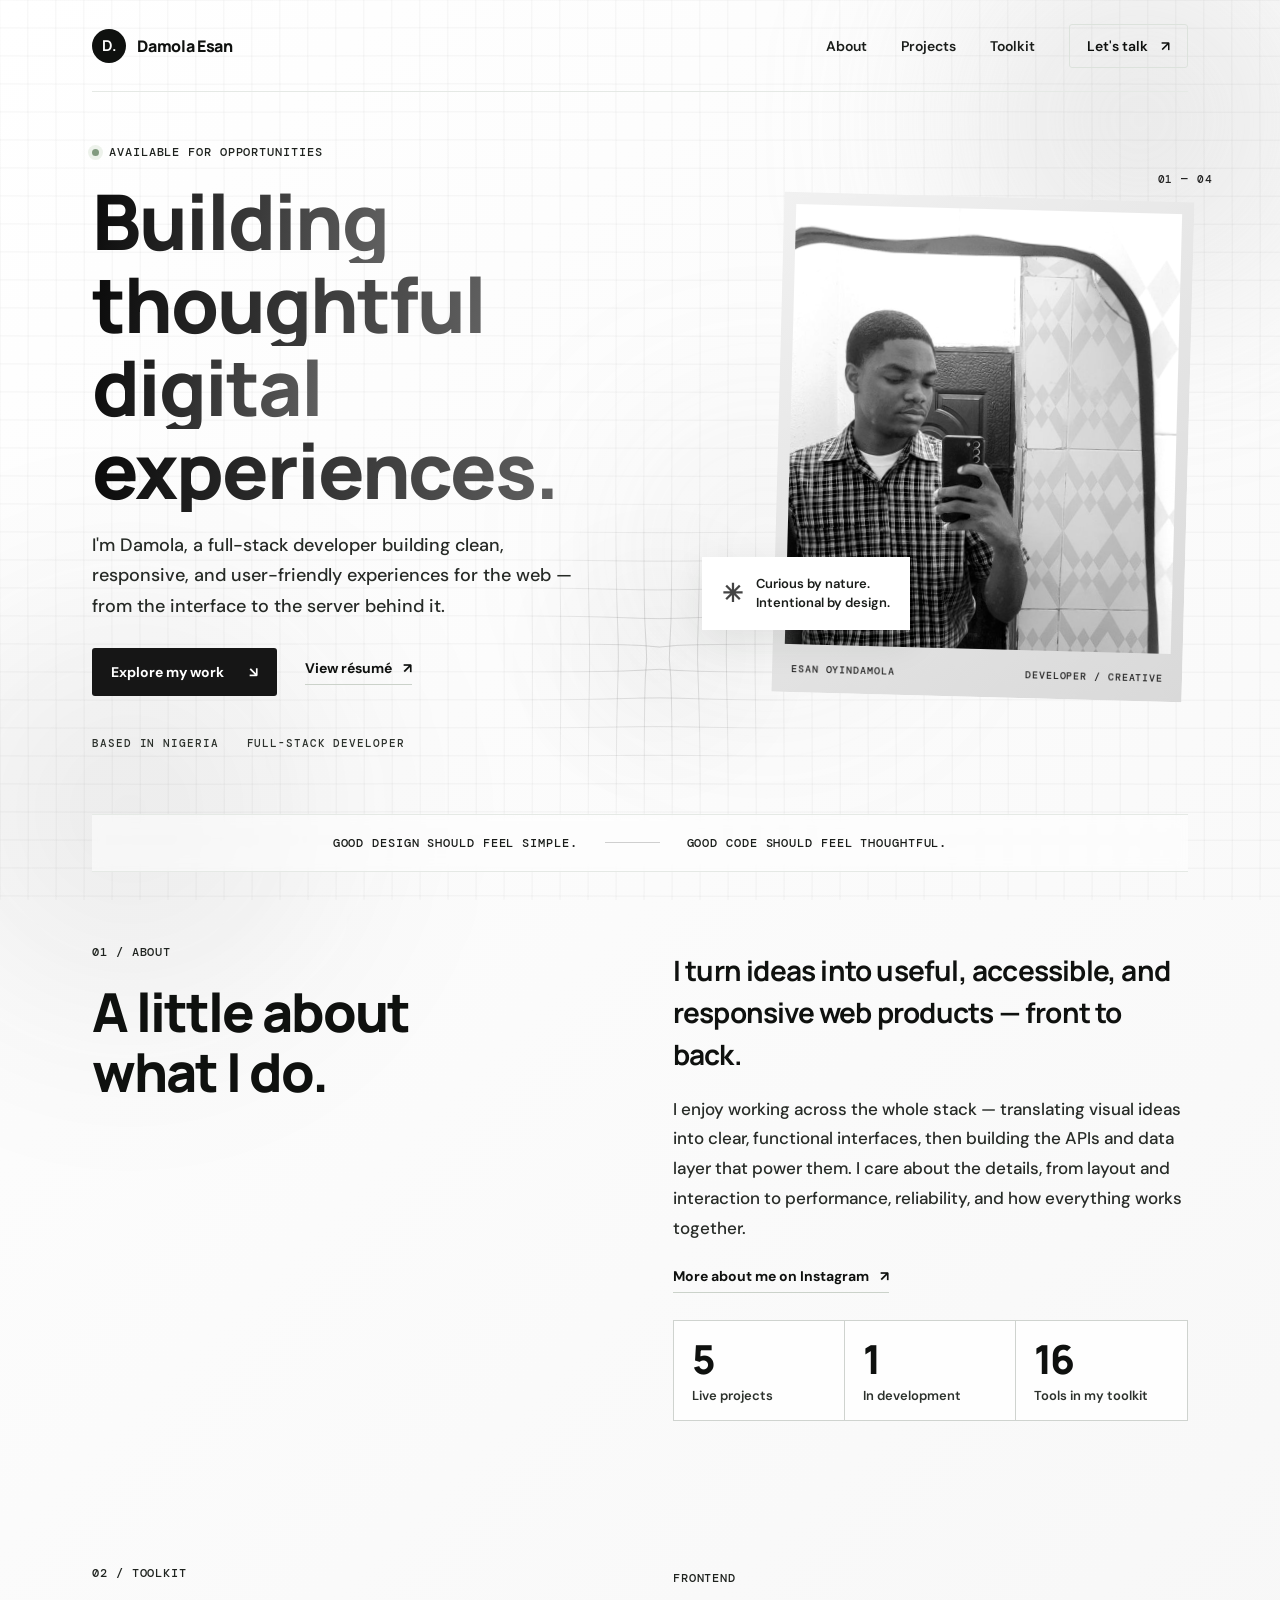
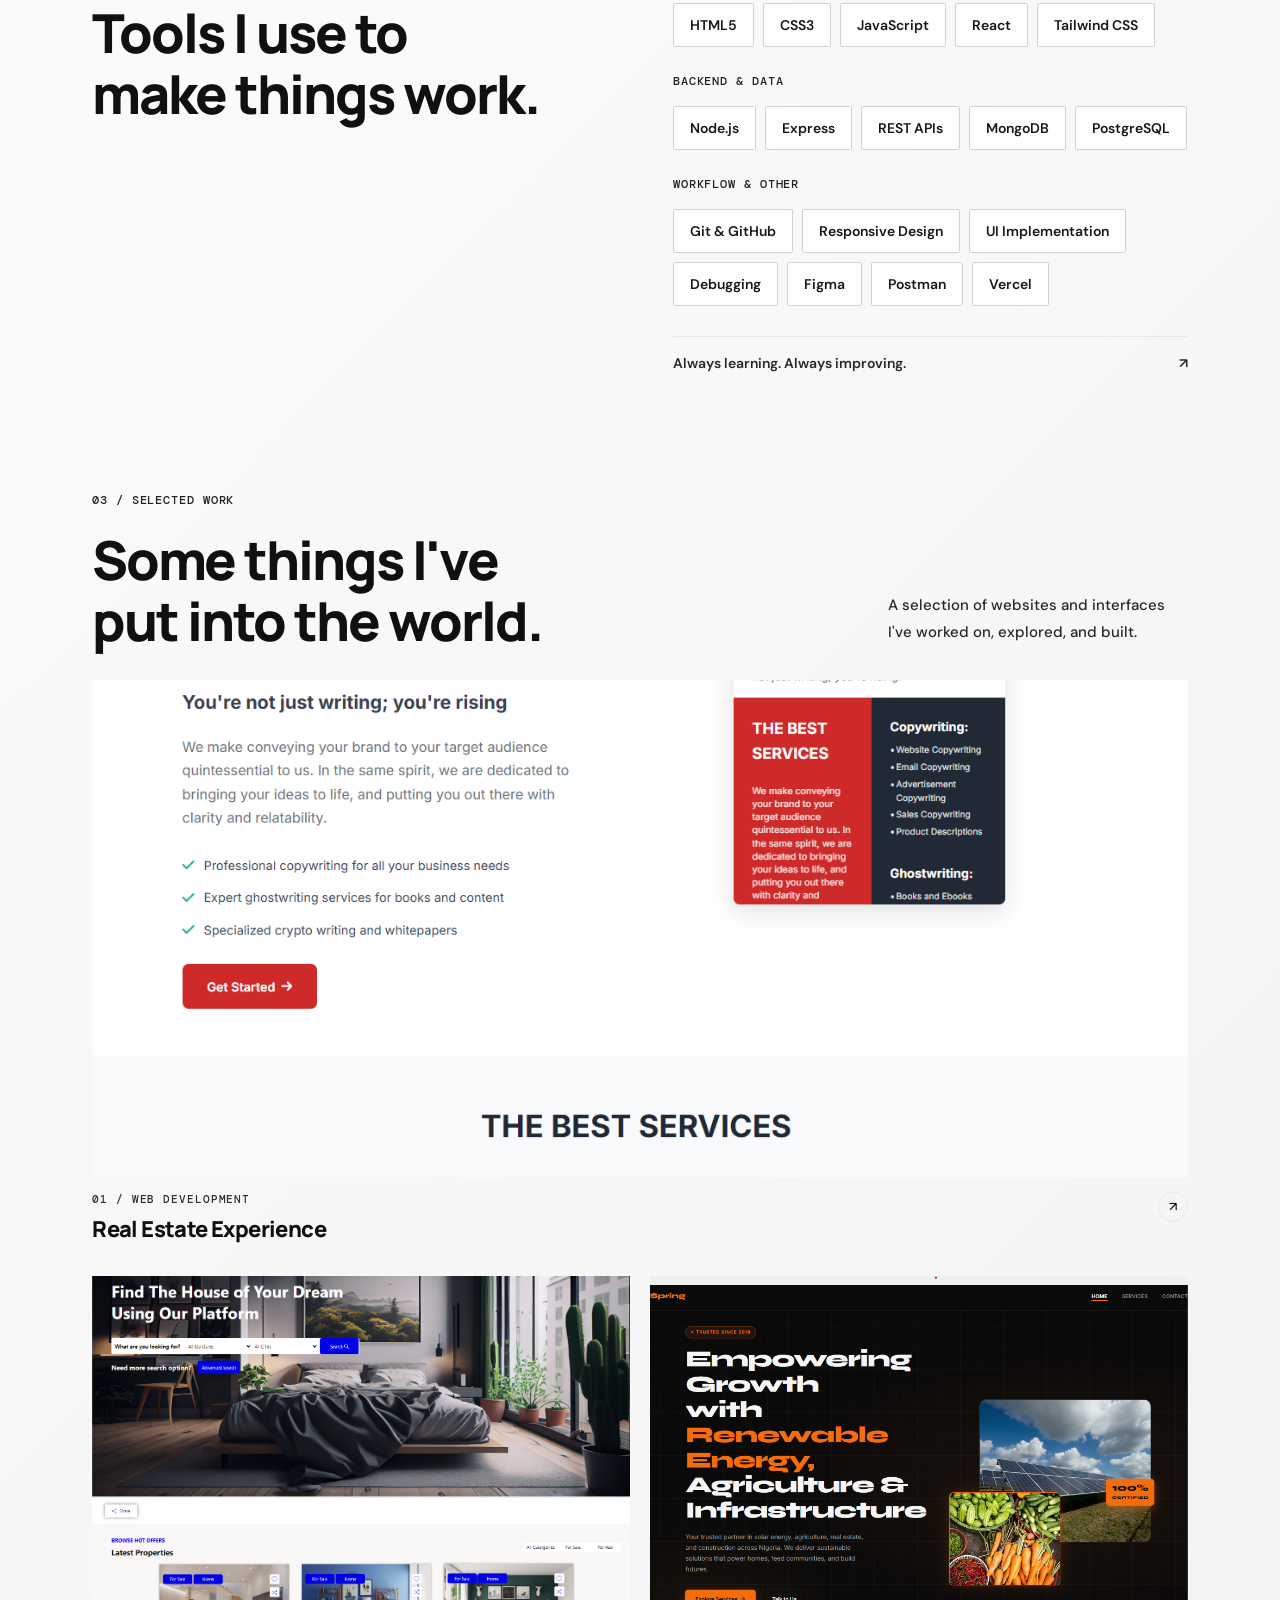
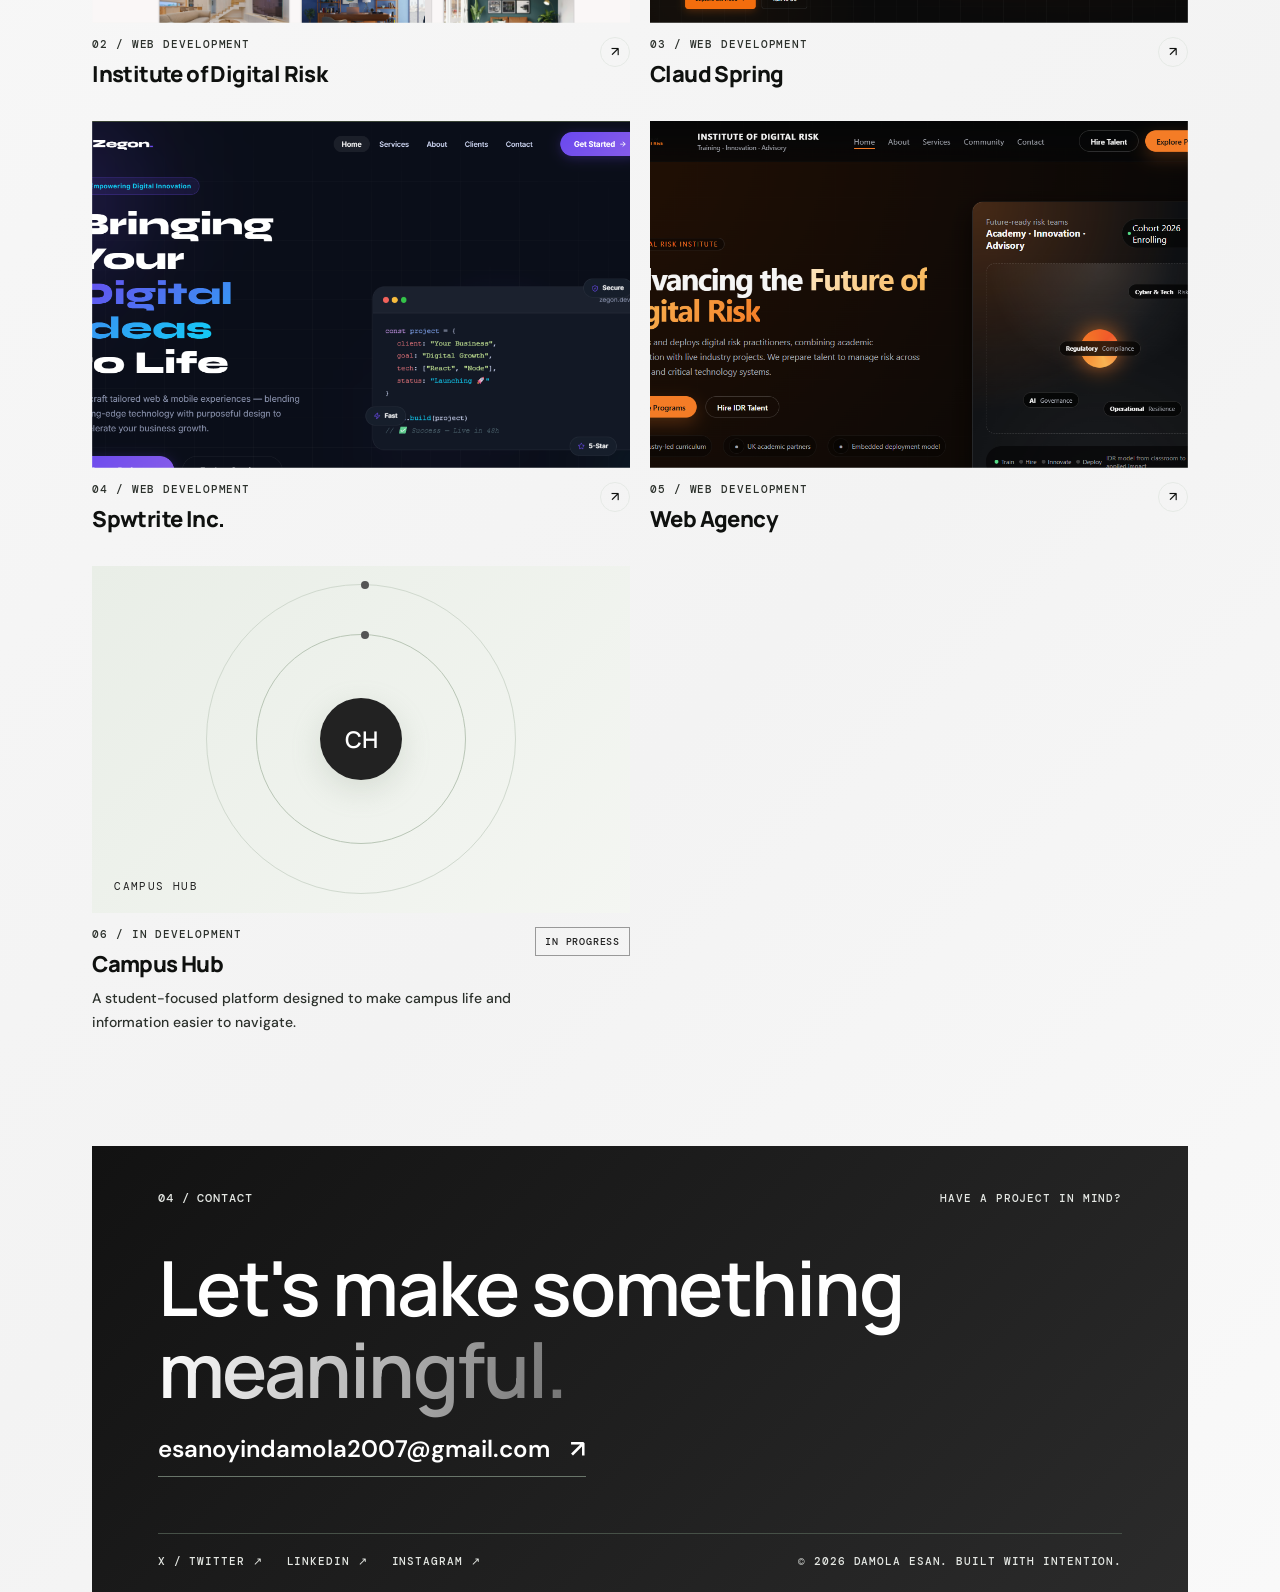
<file: index.html>
<!DOCTYPE html>
<html lang="en">
<head>
  <meta charset="UTF-8" />
  <meta name="viewport" content="width=device-width, initial-scale=1.0" />
  <meta name="description" content="Damola Esan — Full-Stack Developer building thoughtful, responsive web experiences from interface to backend." />
  <title>Damola Esan — Full-Stack Developer</title>
  <link rel="preconnect" href="https://fonts.googleapis.com">
  <link rel="preconnect" href="https://fonts.gstatic.com" crossorigin>
  <link href="https://fonts.googleapis.com/css2?family=DM+Mono:wght@400;500&family=DM+Sans:wght@400;500;600;700&family=Manrope:wght@400;500;600;700;800&display=swap" rel="stylesheet">
  <link rel="stylesheet" href="style.css" />
</head>
<body>
  <div class="scroll-progress"></div>
  <div class="bg-blob blob-a"></div><div class="bg-blob blob-b"></div><div class="bg-blob blob-c"></div>
  <canvas id="grid-canvas" aria-hidden="true"></canvas>
  <div class="cursor-glow" aria-hidden="true"></div>
  <div class="page-shell">
    <header class="site-header">
      <a class="brand" href="#home" aria-label="Damola Esan home"><span class="brand-mark">D.</span><span>Damola Esan</span></a>
      <button class="menu-toggle" aria-label="Toggle navigation" aria-expanded="false"><span></span><span></span></button>
      <nav class="nav-links" aria-label="Main navigation">
        <a href="#about">About</a><a href="#work">Projects</a><a href="#toolkit">Toolkit</a><a href="#contact" class="nav-contact">Let's talk <span>↗</span></a>
      </nav>
    </header>

    <main>
      <section class="hero section" id="home">
        <div class="hero-copy">
          <p class="eyebrow"><span class="status-dot"></span> AVAILABLE FOR OPPORTUNITIES</p>
          <h1>Building thoughtful<br><span>digital experiences.</span></h1>
          <p class="hero-intro">I'm Damola, a full-stack developer building clean, responsive, and user-friendly experiences for the web — from the interface to the server behind it.</p>
          <div class="hero-actions">
            <a class="button button-dark" href="#work">Explore my work <span>↘</span></a>
            <a class="text-link" href="https://drive.google.com/file/d/15FwNfSYb_VCjnUqHUE1DpL2bQEZpuLX1/view?usp=drivesdk" target="_blank" rel="noreferrer">View résumé <span>↗</span></a>
          </div>
          <div class="hero-meta"><span>BASED IN NIGERIA</span><span>FULL-STACK DEVELOPER</span></div>
        </div>
        <div class="hero-visual">
          <div class="portrait-frame">
            <img src="assests/portrait.jpg" alt="Portrait of Damola Esan" />
            <div class="portrait-caption"><span>ESAN OYINDAMOLA</span><span>DEVELOPER / CREATIVE</span></div>
          </div>
          <div class="floating-note"><span class="note-symbol">✳</span><span>Curious by nature.<br>Intentional by design.</span></div>
          <div class="visual-index">01 — 04</div>
        </div>
      </section>

      <section class="intro-strip">
        <p>GOOD DESIGN SHOULD FEEL SIMPLE.</p><span class="strip-line"></span><p>GOOD CODE SHOULD FEEL THOUGHTFUL.</p>
      </section>

      <section class="section about-section" id="about">
        <div class="section-heading"><p class="eyebrow">01 / ABOUT</p><h2>A little about<br>what I do.</h2></div>
        <div class="about-content">
          <p class="about-lead">I turn ideas into useful, accessible, and responsive web products — front to back.</p>
          <p class="body-copy">I enjoy working across the whole stack — translating visual ideas into clear, functional interfaces, then building the APIs and data layer that power them. I care about the details, from layout and interaction to performance, reliability, and how everything works together.</p>
          <a class="text-link" href="https://www.instagram.com/0yin.damola/" target="_blank" rel="noreferrer">More about me on Instagram <span>↗</span></a>
          <div class="stat-row">
            <div class="stat"><strong data-count="5">5</strong><span>Live projects</span></div>
            <div class="stat"><strong data-count="1">1</strong><span>In development</span></div>
            <div class="stat"><strong data-count="16">16</strong><span>Tools in my toolkit</span></div>
          </div>
        </div>
      </section>

      <section class="section toolkit-section" id="toolkit">
        <div class="section-heading"><p class="eyebrow">02 / TOOLKIT</p><h2>Tools I use to<br>make things work.</h2></div>
        <div class="toolkit-content">
          <div class="tool-group"><p class="tool-label">FRONTEND</p><div class="tag-list"><span>HTML5</span><span>CSS3</span><span>JavaScript</span><span>React</span><span>Tailwind CSS</span></div></div>
          <div class="tool-group"><p class="tool-label">BACKEND & DATA</p><div class="tag-list"><span>Node.js</span><span>Express</span><span>REST APIs</span><span>MongoDB</span><span>PostgreSQL</span></div></div>
          <div class="tool-group"><p class="tool-label">WORKFLOW & OTHER</p><div class="tag-list"><span>Git & GitHub</span><span>Responsive Design</span><span>UI Implementation</span><span>Debugging</span><span>Figma</span><span>Postman</span><span>Vercel</span></div></div>
          <div class="tool-note">Always learning. Always improving.<span>↗</span></div>
        </div>
      </section>

      <section class="section work-section" id="work">
        <div class="work-heading"><div><p class="eyebrow">03 / SELECTED WORK</p><h2>Some things I've<br>put into the world.</h2></div><p class="work-subtitle">A selection of websites and interfaces I've worked on, explored, and built.</p></div>
        <div class="project-grid">
          <article class="project-card project-large">
            <a class="project-image" href="https://realestate-lac-delta.vercel.app/" target="_blank" rel="noreferrer"><img src="assests/projec1.png" alt="Real estate website project preview"><span class="image-arrow">↗</span></a>
            <div class="project-info"><div><p class="project-type">01 / WEB DEVELOPMENT</p><h3>Real Estate Experience</h3></div><a href="https://realestate-lac-delta.vercel.app/" target="_blank" rel="noreferrer" aria-label="Open Real Estate Experience">↗</a></div>
          </article>
          <article class="project-card">
            <a class="project-image" href="https://idr-site-three.vercel.app/" target="_blank" rel="noreferrer"><img src="assests/projecr2.png" alt="Institute of Digital Risk website preview"><span class="image-arrow">↗</span></a>
            <div class="project-info"><div><p class="project-type">02 / WEB DEVELOPMENT</p><h3>Institute of Digital Risk</h3></div><a href="https://idr-site-three.vercel.app/" target="_blank" rel="noreferrer" aria-label="Open Institute of Digital Risk">↗</a></div>
          </article>
          <article class="project-card">
            <a class="project-image" href="https://claud-spring.vercel.app/" target="_blank" rel="noreferrer"><img src="assests/project3.png" alt="Claud Spring website preview"><span class="image-arrow">↗</span></a>
            <div class="project-info"><div><p class="project-type">03 / WEB DEVELOPMENT</p><h3>Claud Spring</h3></div><a href="https://claud-spring.vercel.app/" target="_blank" rel="noreferrer" aria-label="Open Claud Spring">↗</a></div>
          </article>
          <article class="project-card">
            <a class="project-image" href="https://spwtrite-inc-fq8q.vercel.app/" target="_blank" rel="noreferrer"><img src="assests/project4.png" alt="Spwtrite Inc website preview"><span class="image-arrow">↗</span></a>
            <div class="project-info"><div><p class="project-type">04 / WEB DEVELOPMENT</p><h3>Spwtrite Inc.</h3></div><a href="https://spwtrite-inc-fq8q.vercel.app/" target="_blank" rel="noreferrer" aria-label="Open Spwtrite Inc.">↗</a></div>
          </article>
          <article class="project-card">
            <a class="project-image" href="https://web-agency-dev.vercel.app/" target="_blank" rel="noreferrer"><img src="assests/project5.png" alt="Web agency website preview"><span class="image-arrow">↗</span></a>
            <div class="project-info"><div><p class="project-type">05 / WEB DEVELOPMENT</p><h3>Web Agency</h3></div><a href="https://web-agency-dev.vercel.app/" target="_blank" rel="noreferrer" aria-label="Open Web Agency">↗</a></div>
          </article>
          <article class="project-card campus-card">
            <div class="campus-art"><span class="campus-orbit orbit-one"></span><span class="campus-orbit orbit-two"></span><span class="campus-center">CH</span><span class="campus-label">CAMPUS HUB</span></div>
            <div class="project-info"><div><p class="project-type">06 / IN DEVELOPMENT</p><h3>Campus Hub</h3><p class="project-description">A student-focused platform designed to make campus life and information easier to navigate.</p></div><span class="status-pill">IN PROGRESS</span></div>
          </article>
        </div>
      </section>

      <section class="contact-section" id="contact">
        <div class="contact-top"><p class="eyebrow">04 / CONTACT</p><span>HAVE A PROJECT IN MIND?</span></div>
        <h2>Let's make something<br><span>meaningful.</span></h2>
        <a class="contact-email" href="mailto:esanoyindamola2007@gmail.com">esanoyindamola2007@gmail.com <span>↗</span></a>
        <div class="contact-bottom"><div class="social-links"><a href="https://x.com/OyinDamola_A_" target="_blank" rel="noreferrer">X / TWITTER ↗</a><a href="https://www.linkedin.com/in/esan-oyindamola-5189a22b6" target="_blank" rel="noreferrer">LINKEDIN ↗</a><a href="https://www.instagram.com/0yin.damola" target="_blank" rel="noreferrer">INSTAGRAM ↗</a></div><p>© <span id="year"></span> DAMOLA ESAN. BUILT WITH INTENTION.</p></div>
      </section>
    </main>
  </div>
  <script src="script.js"></script>
</body>
</html>
</file>
<file: style.css>
@import url('https://fonts.googleapis.com/css2?family=DM+Mono:wght@400;500&family=DM+Sans:wght@400;500;600;700&family=Manrope:wght@400;500;600;700;800&display=swap');

:root{--ink:#202522;--muted:#737b75;--line:#e5e9e5;--sage:#a8b6a5;--sage-dark:#687968;--paper:#fbfcfa;--white:#fff;--mono:"DM Mono",monospace;--body:"DM Sans",sans-serif;--heading:"Manrope",sans-serif}
*{box-sizing:border-box;margin:0;padding:0}
html{scroll-behavior:smooth}
body{font-family:var(--body);color:var(--ink);background:radial-gradient(ellipse at 80% 0%,rgba(225,232,222,.34),transparent 34%),linear-gradient(180deg,#fff 0%,#fbfcfa 46%,#fff 100%);-webkit-font-smoothing:antialiased}
a{color:inherit;text-decoration:none}
.page-shell{max-width:1440px;margin:auto;padding:0 7.2%}
.site-header{height:92px;display:flex;align-items:center;justify-content:space-between;border-bottom:1px solid var(--line)}
.brand{display:flex;align-items:center;gap:11px;font:700 14px var(--heading);letter-spacing:-.3px}
.brand-mark{display:grid;place-items:center;width:34px;height:34px;background:var(--ink);color:white;border-radius:50%;font:700 15px var(--heading)}
.nav-links{display:flex;align-items:center;gap:38px;font-size:12px;color:#626a64}
.nav-links a{transition:color .2s}.nav-links a:hover,.text-link:hover{color:var(--sage-dark)}
.nav-contact{padding:12px 17px;border:1px solid #dce2dc;border-radius:3px;color:var(--ink)!important}.nav-contact span{margin-left:10px}
.menu-toggle{display:none;background:none;border:0}
.section{padding:120px 0}
.hero{min-height:650px;display:grid;grid-template-columns:1.12fr .88fr;align-items:center;gap:8%;padding-top:88px;padding-bottom:100px}
.eyebrow,.hero-meta,.portrait-caption,.visual-index,.intro-strip,.tool-label,.project-type,.contact-top>span,.contact-bottom,.social-links{font:10px var(--mono);letter-spacing:1.15px}
.eyebrow{color:var(--muted);display:flex;align-items:center;gap:10px}
.status-dot{width:7px;height:7px;background:#829b80;border-radius:50%;box-shadow:0 0 0 4px #edf2eb}
h1,h2,h3{font-family:var(--heading);letter-spacing:-2.5px}
h1{font-size:clamp(46px,6vw,78px);line-height:1.08;font-weight:600;margin:27px 0 23px}
h1 span,h2 span{color:#8b9b88}
.hero-intro{max-width:440px;color:#707872;font-size:15px;line-height:1.85}
.hero-actions{display:flex;align-items:center;gap:28px;margin-top:34px}
.button{display:inline-flex;align-items:center;gap:25px;padding:15px 19px;font-size:12px;font-weight:600;border-radius:3px}
.button-dark{background:var(--ink);color:#fff;transition:background .2s,transform .2s}.button-dark:hover{background:#4d5a4d;transform:translateY(-2px)}
.text-link{font-size:12px;font-weight:600;border-bottom:1px solid #cbd2ca;padding-bottom:7px;transition:color .2s}.text-link span{margin-left:8px}
.hero-meta{display:flex;gap:28px;margin-top:72px;color:#929a93;font-size:9px}
.hero-visual{position:relative;max-width:410px;width:100%;justify-self:end}
.portrait-frame{position:relative;background:#e9ede7;padding:12px 12px 48px;transform:rotate(1.5deg);box-shadow:0 25px 70px rgba(38,49,39,.09)}
.portrait-frame img{width:100%;height:420px;display:block;object-fit:cover;object-position:center 35%;filter:saturate(.82)}
.portrait-caption{position:absolute;bottom:17px;left:19px;right:19px;display:flex;justify-content:space-between;font-size:8px;color:#69736a;letter-spacing:.7px}
.floating-note{position:absolute;left:-76px;bottom:67px;background:#fff;padding:17px 20px;display:flex;align-items:center;gap:13px;box-shadow:0 12px 38px rgba(30,40,31,.09);font-size:11px;line-height:1.5;color:#626b63}
.note-symbol{font-size:25px;color:#8c9c88}.visual-index{position:absolute;right:-25px;top:-25px;color:#8b948b}
.intro-strip{display:flex;align-items:center;justify-content:center;gap:27px;padding:24px 0;border-top:1px solid var(--line);border-bottom:1px solid var(--line);color:#818a82;font-size:9px}
.strip-line{width:55px;height:1px;background:#cbd4c9}
.about-section,.toolkit-section{display:grid;grid-template-columns:1fr 1fr;gap:10%}
.section-heading h2,.work-heading h2{font-size:clamp(36px,4.2vw,54px);line-height:1.13;font-weight:600;margin-top:22px}
.about-lead{font:500 25px/1.5 var(--heading);letter-spacing:-.8px;max-width:500px;margin:5px 0 20px}
.body-copy{font-size:14px;line-height:1.9;color:#737b75;max-width:520px;margin-bottom:27px}
.toolkit-content{padding-top:5px}.tool-group+.tool-group{margin-top:36px}.tool-label{color:#8a938b;font-size:9px;margin-bottom:17px}
.tag-list{display:flex;flex-wrap:wrap;gap:9px}.tag-list span{padding:11px 14px;border:1px solid #e1e6e0;border-radius:2px;background:rgba(255,255,255,.65);font-size:12px;color:#515b53}
.tool-note{margin-top:42px;padding-top:17px;border-top:1px solid var(--line);display:flex;justify-content:space-between;color:#899188;font-size:12px}
.work-section{padding-top:55px}.work-heading{display:flex;justify-content:space-between;align-items:end;margin-bottom:46px}.work-subtitle{max-width:260px;color:#7b837c;font-size:13px;line-height:1.8;padding-bottom:6px}
.project-grid{display:grid;grid-template-columns:1fr 1fr;gap:48px 24px}
.project-card{min-width:0}.project-large{grid-column:span 2}.project-image{display:block;position:relative;overflow:hidden;background:#edf0ec;aspect-ratio:1.55}
.project-large .project-image{aspect-ratio:2.2}
.project-image img{display:block;width:100%;height:100%;object-fit:cover;transition:transform .55s cubic-bezier(.2,.7,.2,1);filter:saturate(.9)}
.project-image:hover img{transform:scale(1.035)}
.image-arrow{position:absolute;right:16px;top:16px;width:34px;height:34px;border-radius:50%;background:#fff;display:grid;place-items:center;font-size:15px;opacity:0;transform:translateY(5px);transition:.25s}
.project-image:hover .image-arrow{opacity:1;transform:translateY(0)}
.project-info{display:flex;justify-content:space-between;align-items:flex-start;padding-top:17px}
.project-type{color:#89928a;font-size:8px;letter-spacing:1px;margin-bottom:8px}
.project-info h3{font-size:19px;letter-spacing:-.6px;font-weight:600}
.project-info>a{width:30px;height:30px;border:1px solid var(--line);border-radius:50%;display:grid;place-items:center;font-size:13px;transition:.2s}
.project-info>a:hover{background:var(--ink);color:#fff}
.project-description{font-size:12px;line-height:1.7;color:#7b837c;max-width:380px;margin-top:8px}
.campus-art{height:auto;aspect-ratio:1.55;background:linear-gradient(135deg,#e9eee7,#f4f6f2);position:relative;overflow:hidden;display:grid;place-items:center}
.campus-center{width:82px;height:82px;border-radius:50%;background:#71836f;color:white;display:grid;place-items:center;font:600 23px var(--heading);z-index:1;box-shadow:0 10px 30px #8a9a873d}
.campus-orbit{position:absolute;border:1px solid #b9c6b6;border-radius:50%;width:210px;height:210px}.orbit-two{width:310px;height:310px;border-color:#d0d9ce}
.campus-label{position:absolute;bottom:20px;left:22px;font:9px var(--mono);letter-spacing:1.4px;color:#778575}
.status-pill{font:8px var(--mono);letter-spacing:.8px;padding:7px 9px;border:1px solid #d6e0d3;color:#71836f;white-space:nowrap}
.contact-section{margin:60px 0 0;background:#202722;color:#fff;padding:55px 6% 28px}
.contact-top{display:flex;justify-content:space-between;align-items:center;color:#aab4a9}.contact-top .eyebrow{color:#aab4a9}.contact-top>span{font-size:9px}
.contact-section h2{font-size:clamp(42px,6vw,76px);line-height:1.08;font-weight:600;margin:70px 0 28px}
.contact-section h2 span{color:#a8b6a5}
.contact-email{display:inline-flex;gap:20px;align-items:center;font-size:clamp(14px,2vw,20px);padding-bottom:12px;border-bottom:1px solid #69756a}
.contact-bottom{margin-top:105px;padding-top:20px;border-top:1px solid #465047;display:flex;justify-content:space-between;align-items:center;color:#aab4a9;font-size:8px}
.social-links{display:flex;gap:24px;font-size:8px}.social-links a:hover{color:#fff}
.reveal{opacity:0;transform:translateY(18px);transition:opacity .7s ease,transform .7s ease}.reveal.visible{opacity:1;transform:translateY(0)}
@media(max-width:800px){.page-shell{padding:0 5%}.site-header{height:76px}.nav-links{gap:20px}.hero{gap:5%;min-height:570px}.portrait-frame img{height:350px}.floating-note{left:-45px}.section{padding:90px 0}.project-grid{gap:38px 18px}.contact-section{margin-top:35px}}
@media(max-width:620px){.site-header{position:relative}.menu-toggle{display:flex;flex-direction:column;gap:5px;padding:10px}.menu-toggle span{display:block;width:22px;height:1.5px;background:var(--ink)}.nav-links{display:none;position:absolute;z-index:5;top:75px;left:0;right:0;background:#fff;border:1px solid var(--line);padding:20px;flex-direction:column;align-items:stretch;gap:18px;box-shadow:0 15px 30px #20252212}.nav-links.open{display:flex}.nav-contact{text-align:center}
.hero{grid-template-columns:1fr;padding-top:65px;gap:55px}.hero h1{font-size:clamp(44px,12vw,62px)}.hero-meta{margin-top:45px;gap:17px;font-size:8px}.hero-visual{width:82%;justify-self:center;margin-right:12px}.portrait-frame img{height:390px}.floating-note{left:-45px;bottom:60px;padding:13px}.visual-index{right:-20px}
.intro-strip{gap:12px;font-size:7px;letter-spacing:.6px}.strip-line{width:22px}.section{padding:75px 0}.about-section,.toolkit-section{grid-template-columns:1fr;gap:35px}.section-heading h2,.work-heading h2{font-size:42px}.about-lead{font-size:22px}.work-heading{display:block}.work-subtitle{margin-top:18px}.project-grid{grid-template-columns:1fr;gap:34px}.project-large{grid-column:auto}.project-large .project-image,.project-image{aspect-ratio:1.45}.project-info h3{font-size:17px}.contact-section{padding:38px 6% 23px}.contact-section h2{margin:58px 0 24px;font-size:46px}.contact-bottom{margin-top:75px;align-items:flex-start;gap:25px;flex-direction:column}.social-links{gap:17px;flex-wrap:wrap}.contact-top>span{font-size:7px}}
@media(prefers-reduced-motion:reduce){html{scroll-behavior:auto}*,*::before,*::after{transition:none!important}.reveal{opacity:1;transform:none}}

/* ===== Monochrome gradient background + interactive grid ===== */
body{background:linear-gradient(135deg,#fff 0%,#f3f3f3 38%,#ffffff 62%,#ececec 100%);background-size:200% 200%;animation:bgShift 18s ease-in-out infinite;min-height:100vh}
@keyframes bgShift{0%,100%{background-position:0% 0%}50%{background-position:100% 100%}}
#grid-canvas{position:fixed;inset:0;width:100%;height:100%;z-index:0;pointer-events:none}
.bg-blob{position:fixed;z-index:0;border-radius:50%;filter:blur(90px);pointer-events:none;opacity:.55}
.blob-a{width:520px;height:520px;top:-140px;right:-120px;background:radial-gradient(circle,#c9c9c9,transparent 68%);animation:drift1 22s ease-in-out infinite}
.blob-b{width:620px;height:620px;bottom:-220px;left:-180px;background:radial-gradient(circle,#2a2a2a33,transparent 68%);animation:drift2 26s ease-in-out infinite}
.blob-c{width:380px;height:380px;top:40%;left:45%;background:radial-gradient(circle,#b5b5b555,transparent 70%);animation:drift3 30s ease-in-out infinite}
@keyframes drift1{50%{transform:translate(-160px,200px) scale(1.2)}}
@keyframes drift2{50%{transform:translate(220px,-140px) scale(1.15)}}
@keyframes drift3{33%{transform:translate(-200px,120px)}66%{transform:translate(160px,-160px) scale(1.25)}}
.page-shell,.contact-section{position:relative;z-index:1}
.cursor-glow{position:fixed;left:0;top:0;width:340px;height:340px;margin:-170px 0 0 -170px;border-radius:50%;background:radial-gradient(circle,rgba(30,30,30,.03),transparent 65%);pointer-events:none;z-index:0;will-change:transform}
.scroll-progress{position:fixed;top:0;left:0;height:3px;width:100%;transform-origin:left;transform:scaleX(0);background:linear-gradient(90deg,#111,#888,#111);z-index:50}

/* ===== Hero load-in ===== */
.w{display:inline-block;overflow:hidden;vertical-align:top;padding-bottom:.12em;margin-bottom:-.12em}
.wi{display:inline-block;transform:translateY(115%) rotate(4deg);animation:rise 1s cubic-bezier(.2,.8,.2,1) forwards;animation-delay:calc(var(--i)*.09s + .15s)}
@keyframes rise{to{transform:none}}
h1 span .wi,.section-heading h2 span,.contact-section h2 span{background:linear-gradient(100deg,#1b1b1b 0%,#9d9d9d 35%,#1b1b1b 70%,#9d9d9d 100%);background-size:250% 100%;-webkit-background-clip:text;background-clip:text;-webkit-text-fill-color:transparent;color:transparent;animation:rise 1s cubic-bezier(.2,.8,.2,1) forwards,shimmer 5s linear infinite;animation-delay:calc(var(--i)*.09s + .15s),0s}
.contact-section h2 span{background-image:linear-gradient(100deg,#fff 0%,#777 40%,#fff 80%);animation:shimmer 5s linear infinite}
@keyframes shimmer{to{background-position:-250% 0}}
.hero-copy>*:not(h1){opacity:0;animation:fadeUp .9s cubic-bezier(.2,.8,.2,1) forwards}
.hero-copy>.eyebrow{animation-delay:.05s}.hero-copy>.hero-intro{animation-delay:.7s}.hero-copy>.hero-actions{animation-delay:.85s}.hero-copy>.hero-meta{animation-delay:1s}
@keyframes fadeUp{from{opacity:0;transform:translateY(24px)}to{opacity:1;transform:none}}
.status-dot{animation:pulse 2s ease-out infinite}
@keyframes pulse{0%{box-shadow:0 0 0 0 rgba(90,90,90,.45)}100%{box-shadow:0 0 0 12px rgba(90,90,90,0)}}

/* ===== Portrait: float, 3D tilt, reveal ===== */
.hero-visual{animation:floaty 7s ease-in-out infinite,portraitIn 1.3s cubic-bezier(.2,.8,.2,1) both;perspective:900px}
@keyframes floaty{50%{translate:0 -14px}}
@keyframes portraitIn{from{opacity:0;clip-path:inset(0 0 100% 0);scale:.94}to{opacity:1;clip-path:inset(0);scale:1}}
.portrait-frame{transform:rotate(1.5deg) rotateX(var(--rx,0deg)) rotateY(var(--ry,0deg));transition:transform .25s ease-out;background:linear-gradient(145deg,#f1f1f1,#d9d9d9);will-change:transform}
.portrait-frame img{filter:grayscale(1) contrast(1.05);object-position:center 20%}
.portrait-frame::after{content:"";position:absolute;inset:12px 12px 48px;background:linear-gradient(115deg,transparent 35%,rgba(255,255,255,.55) 50%,transparent 65%);background-size:250% 100%;background-position:150% 0;animation:sheen 5s ease-in-out 1.5s infinite;pointer-events:none}
@keyframes sheen{40%,100%{background-position:-60% 0}}
.floating-note{animation:floatyB 6s ease-in-out infinite}
@keyframes floatyB{50%{translate:0 12px}}
.note-symbol{display:inline-block;animation:spin 9s linear infinite;color:#444}
@keyframes spin{to{rotate:360deg}}

/* ===== Interactions ===== */
.strip-line{position:relative;overflow:hidden;background:#cfcfcf}
.strip-line::after{content:"";position:absolute;inset:0;background:#111;transform:translateX(-100%);animation:slide 2.6s ease-in-out infinite}
@keyframes slide{50%{transform:translateX(0)}100%{transform:translateX(100%)}}
.button,.nav-contact,.contact-email{translate:var(--mx,0) var(--my,0);transition:translate .2s ease-out,background .2s,color .2s}
.button-dark{position:relative;overflow:hidden;background:#161616}
.button-dark::after{content:"";position:absolute;inset:0;background:linear-gradient(110deg,transparent 30%,rgba(255,255,255,.28) 50%,transparent 70%);transform:translateX(-120%);transition:transform .7s}
.button-dark:hover::after{transform:translateX(120%)}
.text-link,.nav-links a:not(.nav-contact){position:relative}
.tag-list span{transition:transform .25s,background .25s,color .25s,border-color .25s}
.tag-list span:hover{transform:translateY(-4px);background:#161616;color:#fff;border-color:#161616}
.project-card{transition:opacity .7s ease,transform .7s ease,filter .4s}
.project-grid:hover .project-card:not(:hover){filter:grayscale(.6) opacity(.7)}
.project-image::before{content:"";position:absolute;inset:0;z-index:2;background:linear-gradient(110deg,transparent 35%,rgba(255,255,255,.4) 50%,transparent 65%);transform:translateX(-120%);transition:transform .9s;pointer-events:none}
.project-image:hover::before{transform:translateX(120%)}
.project-image{clip-path:inset(0 0 100% 0);transition:clip-path 1.1s cubic-bezier(.2,.8,.2,1)}
.project-card.visible .project-image{clip-path:inset(0)}
.campus-orbit{animation:orbit 14s linear infinite}.orbit-two{animation-duration:22s;animation-direction:reverse}
.campus-orbit::after{content:"";position:absolute;top:-4px;left:50%;width:8px;height:8px;border-radius:50%;background:#555}
@keyframes orbit{to{transform:rotate(360deg)}}
.campus-center{animation:breathe 3.5s ease-in-out infinite;background:#222}
@keyframes breathe{50%{transform:scale(1.1)}}
.contact-section{background:linear-gradient(135deg,#121212,#2b2b2b,#121212);background-size:200% 200%;animation:bgShift 14s ease-in-out infinite}
.contact-section h2 span{color:transparent}

@media(pointer:coarse){.cursor-glow{display:none}}
@media(prefers-reduced-motion:reduce){.wi,.hero-copy>*,.hero-visual,.project-image{animation:none!important;opacity:1!important;transform:none!important;clip-path:none!important}.bg-blob,body,.contact-section{animation:none!important}}

/* ===== Readability: bolder, darker, larger text ===== */
:root{--ink:#0f110f;--muted:#2f342f}
body{font-weight:500}
.nav-links{font-size:14px;font-weight:600;color:#1a1d1a;gap:34px}
.brand{font-size:16px;font-weight:800}
.eyebrow,.hero-meta,.portrait-caption,.visual-index,.intro-strip,.tool-label,.project-type,.contact-top>span,.contact-bottom,.social-links{font-family:var(--mono);font-weight:500;letter-spacing:.9px}
.eyebrow{color:#1f231f;font-size:12px;font-weight:500}
h1,h2,h3{font-weight:800;letter-spacing:-2px}
h1{font-weight:800}
.hero-intro{font-size:18px;line-height:1.7;color:#262a26;font-weight:500;max-width:480px}
.button,.text-link{font-size:14px;font-weight:700}
.hero-meta{font-size:11px;color:#2c312c;font-weight:500}
.portrait-caption{font-size:10px;color:#222;font-weight:500}
.visual-index{font-size:11px;color:#222}
.floating-note{font-size:13px;font-weight:600;color:#1a1d1a}
.intro-strip{font-size:12px;font-weight:500;color:#1a1d1a;padding:20px 0;background:rgba(255,255,255,.55);backdrop-filter:blur(6px)}
.section-heading h2,.work-heading h2{font-weight:800}
.about-lead{font-size:28px;font-weight:700;color:#0f110f;max-width:560px}
.body-copy{font-size:17px;line-height:1.75;color:#272b27;font-weight:500;max-width:560px}
.tool-label{font-size:12px;color:#1f231f;font-weight:500}
.tag-list span{font-size:14px;font-weight:600;color:#161916;background:rgba(255,255,255,.85);border-color:#cfd3cf;padding:12px 16px}
.tool-note{font-size:14px;font-weight:600;color:#262a26}
.work-subtitle{font-size:15px;font-weight:500;color:#262a26;max-width:300px}
.project-type{font-size:11px;color:#2c312c;font-weight:500}
.project-info h3{font-size:22px;font-weight:800}
.project-description{font-size:14px;color:#2c312c;font-weight:500;max-width:420px}
.status-pill{font-size:10px;color:#222;border-color:#999;font-weight:500}
.campus-label{font-size:11px;color:#222}
.contact-top,.contact-top .eyebrow{color:#e4e7e3}
.contact-top>span{font-size:11px}
.contact-email{font-size:clamp(16px,2.2vw,24px);font-weight:600}
.contact-bottom{font-size:11px;color:#e4e7e3}
.social-links{font-size:11px;font-weight:500}
h1 span .wi{background-image:linear-gradient(100deg,#0a0a0a 0%,#5f5f5f 40%,#0a0a0a 75%,#5f5f5f 100%)}

/* ===== Tighter spacing ===== */
.section{padding:72px 0}
.hero{min-height:0;padding-top:52px;padding-bottom:64px;gap:6%}
h1{margin:20px 0 18px}
.hero-actions{margin-top:26px}
.hero-meta{margin-top:40px}
.portrait-frame img{height:440px}
.about-section,.toolkit-section{gap:6%}
.work-section{padding-top:48px}
.work-heading{margin-bottom:28px}
.project-grid{gap:32px 20px}
.project-info{padding-top:14px}
.contact-section{margin-top:40px;padding:44px 6% 24px}
.contact-section h2{margin:40px 0 22px}
.contact-bottom{margin-top:56px}
.body-copy{margin-bottom:22px}
.tool-group+.tool-group{margin-top:26px}
.tool-note{margin-top:30px}

/* ===== Stats row (fills the About column) ===== */
.stat-row{display:grid;grid-template-columns:repeat(3,1fr);gap:0;margin-top:34px;max-width:560px;border:1px solid #cfd3cf;background:rgba(255,255,255,.8)}
.stat{padding:18px 18px 16px;border-right:1px solid #cfd3cf}
.stat:last-child{border-right:0}
.stat strong{display:block;font:800 40px/1 var(--heading);letter-spacing:-1.5px;color:#0f110f}
.stat span{display:block;margin-top:8px;font-size:13px;font-weight:600;color:#2c312c}

@media(max-width:800px){.section{padding:60px 0}.hero{padding-top:40px}}
@media(max-width:620px){
  .section{padding:52px 0}
  .hero{padding-top:36px;gap:36px;padding-bottom:44px}
  .hero-meta{margin-top:30px}
  .about-section,.toolkit-section{gap:22px}
  .about-lead{font-size:23px}
  .body-copy{font-size:16px}
  .stat strong{font-size:32px}
  .stat{padding:14px 12px}
  .intro-strip{font-size:9px}
  .contact-section h2{margin:36px 0 20px}
  .contact-bottom{margin-top:44px}
  .contact-top>span,.contact-bottom,.social-links{font-size:10px}
}

/* ===== Fix: keep floating note + index visible ===== */
.hero-visual{animation:floaty 7s ease-in-out infinite;clip-path:none}
.portrait-frame{animation:portraitIn 1.3s cubic-bezier(.2,.8,.2,1) both}
.floating-note,.visual-index{opacity:0;animation:fadeUp .9s cubic-bezier(.2,.8,.2,1) 1.1s forwards,floatyB 6s ease-in-out 2s infinite}
.visual-index{animation:fadeUp .9s cubic-bezier(.2,.8,.2,1) 1.3s forwards}
.floating-note{z-index:3}
@media(prefers-reduced-motion:reduce){.portrait-frame,.floating-note,.visual-index{animation:none!important;opacity:1!important;clip-path:none!important}}
</file>
